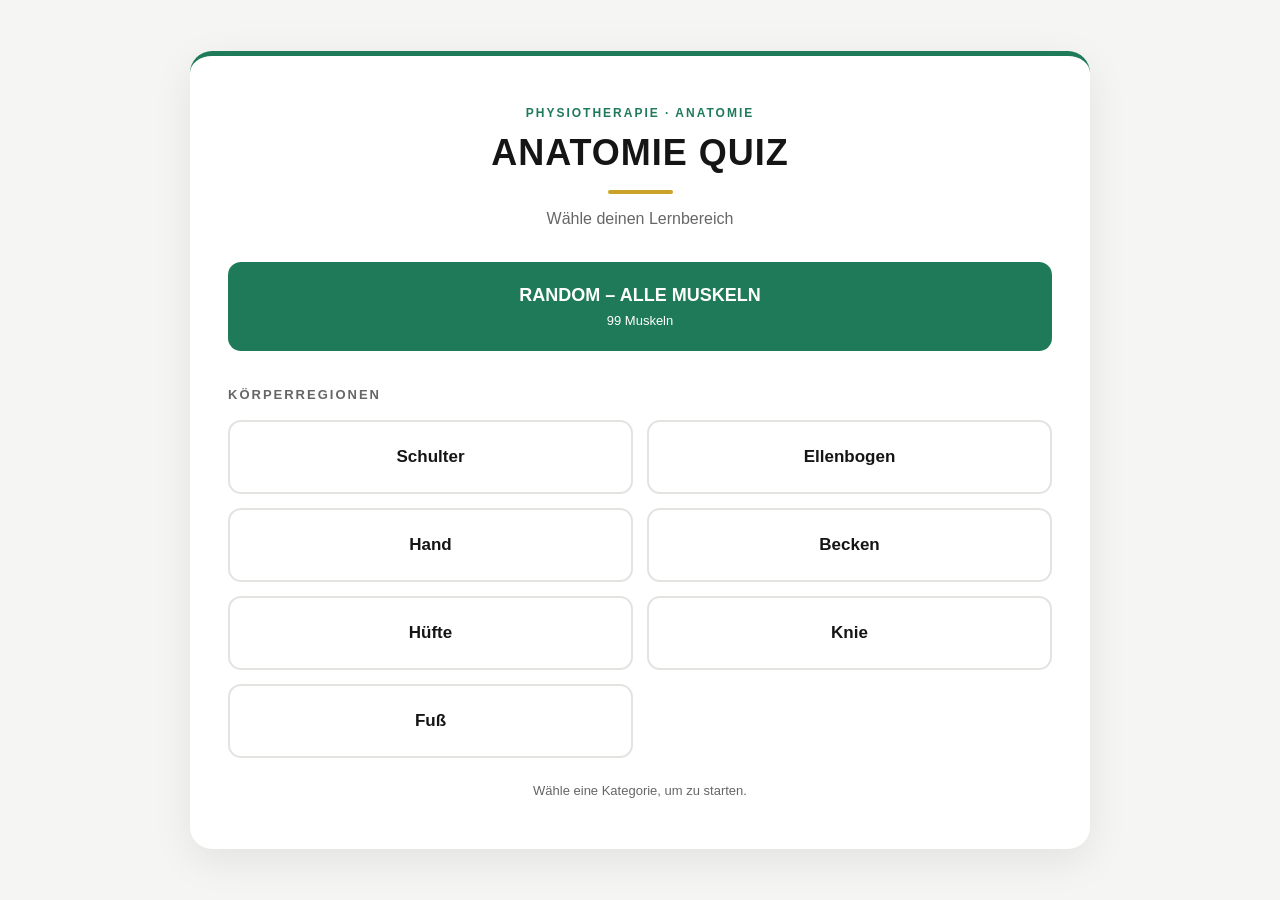
<file: index.html>
<!DOCTYPE html>
<html lang="de">
<head>
    <meta charset="UTF-8">
    <meta name="viewport" content="width=device-width, initial-scale=1.0">
    <title>Anatomie Muskel Quiz</title>
    <link rel="stylesheet" href="style.css">
</head>
<body>

<main class="app">

    <!-- HAUPTMENÜ -->
    <section id="hauptmenue" class="panel">

        <header class="app-header">
            <p class="eyebrow">PHYSIOTHERAPIE · ANATOMIE</p>
            <h1>ANATOMIE QUIZ</h1>
            <div class="gold-line"></div>
            <p>Wähle deinen Lernbereich</p>
        </header>

        <button class="random-button" data-kategorie="random">
            RANDOM – ALLE MUSKELN
            <span id="gesamtzahl">99 Muskeln</span>
        </button>

        <h3 class="section-title">KÖRPERREGIONEN</h3>

        <div class="category-grid">
            <button class="category-button" data-kategorie="schulter">
                Schulter
            </button>
            <button class="category-button" data-kategorie="ellenbogen">
                Ellenbogen
            </button>
            <button class="category-button" data-kategorie="hand">
                Hand
            </button>
            <button class="category-button" data-kategorie="becken">
                Becken
            </button>
            <button class="category-button" data-kategorie="huefte">
                Hüfte
            </button>
            <button class="category-button" data-kategorie="knie">
                Knie
            </button>
            <button class="category-button" data-kategorie="fuss">
                Fuß
            </button>
        </div>

        <p id="menue-status">Lade Muskeldaten...</p>
    </section>

    <!-- QUIZ -->
    <section id="quiz" class="panel hidden">

        <div class="quiz-top">
            <button id="zurueck" class="back-button">
                ← Menü
            </button>

            <span id="punkte">Punkte: 0</span>
        </div>

        <div class="quiz-heading">
            <p id="kategorie-titel">Random</p>
            <h2 id="muskel">Lade Muskel...</h2>
            <p>Welcher Ursprung und Ansatz ist korrekt?</p>
        </div>

        <div class="progress-info">
            <span id="fortschritt">Muskel 1 / 99</span>
            <span id="prozent">0%</span>
        </div>

        <div class="progress-track">
            <div id="progress-bar"></div>
        </div>

        <div id="antworten"></div>

        <div id="feedback" aria-live="polite"></div>
    </section>

    <!-- ABSCHLUSS -->
    <section id="ergebnis" class="panel hidden">
        <header class="app-header">
            <p class="eyebrow">QUIZ ABGESCHLOSSEN</p>
            <h1>DEIN ERGEBNIS</h1>
            <div class="gold-line"></div>
        </header>

        <div class="result-score" id="endpunkte">0 / 99</div>
        <p id="ergebnis-text"></p>

        <button id="neustart" class="random-button">
            ERNEUT STARTEN
        </button>

        <button id="zum-menue" class="secondary-button">
            Zurück zum Hauptmenü
        </button>
    </section>

</main>

<script src="script.js"></script>
</body>
</html>
</file>
<file: style.css>
:root {
    --black: #151515;
    --white: #ffffff;
    --background: #f5f6f3;
    --green: #1f7a5a;
    --green-dark: #155a43;
    --green-light: #e8f3ee;
    --gold: #c9a227;
    --red: #d64545;
    --gray: #666666;
    --border: #e2e4df;
}

* {
    box-sizing: border-box;
}

body {
    margin: 0;
    min-height: 100vh;
    padding: 24px 12px;
    font-family: Arial, Helvetica, sans-serif;
    background: var(--background);
    color: var(--black);
    display: flex;
    align-items: center;
    justify-content: center;
}

.app {
    width: 100%;
    max-width: 900px;
}

.panel {
    background: var(--white);
    padding: 38px;
    border-radius: 22px;
    border-top: 5px solid var(--green);
    box-shadow: 0 12px 40px rgba(0,0,0,0.08);
}

.hidden {
    display: none !important;
}

/* HEADER */

.app-header {
    text-align: center;
    margin-bottom: 34px;
}

.eyebrow {
    font-size: 12px;
    font-weight: 700;
    letter-spacing: 2px;
    color: var(--green);
}

h1 {
    font-size: 36px;
    margin: 12px 0;
    letter-spacing: 1px;
}

.gold-line {
    width: 65px;
    height: 4px;
    background: var(--gold);
    border-radius: 4px;
    margin: 16px auto;
}

.app-header > p:last-child {
    color: var(--gray);
}

/* RANDOM BUTTON */

.random-button {
    width: 100%;
    padding: 23px;
    border: none;
    border-radius: 13px;
    background: var(--green);
    color: white;
    font-size: 18px;
    font-weight: 800;
    cursor: pointer;
    transition: 0.2s;
}

.random-button span {
    display: block;
    font-size: 13px;
    font-weight: 400;
    margin-top: 7px;
}

.random-button:hover {
    background: var(--green-dark);
    transform: translateY(-2px);
}

/* KATEGORIEN */

.section-title {
    margin: 36px 0 18px;
    font-size: 13px;
    letter-spacing: 2px;
    color: var(--gray);
}

.category-grid {
    display: grid;
    grid-template-columns: repeat(2, 1fr);
    gap: 14px;
}

.category-button {
    padding: 25px 15px;
    background: white;
    border: 2px solid var(--border);
    border-radius: 13px;
    color: var(--black);
    font-size: 17px;
    font-weight: 700;
    cursor: pointer;
    transition: 0.2s;
}

.category-button:hover {
    border-color: var(--green);
    background: var(--green-light);
    transform: translateY(-2px);
}

.category-button:focus-visible,
.random-button:focus-visible,
.answer:focus-visible,
.back-button:focus-visible {
    outline: 3px solid var(--gold);
    outline-offset: 3px;
}

#menue-status {
    text-align: center;
    margin-top: 25px;
    color: var(--gray);
    font-size: 13px;
}

/* QUIZ */

.quiz-top {
    display: flex;
    justify-content: space-between;
    align-items: center;
    gap: 15px;
}

.back-button {
    padding: 10px 16px;
    background: white;
    border: 1px solid var(--border);
    border-radius: 9px;
    cursor: pointer;
    font-weight: 700;
}

#punkte {
    color: var(--gold);
    font-weight: 800;
}

.quiz-heading {
    text-align: center;
    padding: 30px 10px;
}

#kategorie-titel {
    color: var(--green);
    font-size: 13px;
    font-weight: 800;
    text-transform: uppercase;
    letter-spacing: 2px;
}

#muskel {
    font-size: 30px;
    margin: 15px 0;
}

.quiz-heading > p:last-child {
    color: var(--gray);
}

/* FORTSCHRITT */

.progress-info {
    display: flex;
    justify-content: space-between;
    margin-bottom: 10px;
    font-size: 14px;
    font-weight: 700;
}

.progress-track {
    height: 9px;
    background: #e8e8e8;
    border-radius: 20px;
    overflow: hidden;
    margin-bottom: 28px;
}

#progress-bar {
    height: 100%;
    width: 0%;
    background: var(--gold);
    transition: width 0.3s;
}

/* ANTWORTEN */

#antworten {
    display: flex;
    flex-direction: column;
    gap: 13px;
}

.answer {
    width: 100%;
    padding: 20px;
    border: 2px solid var(--border);
    border-radius: 12px;
    background: white;
    color: var(--black);
    font-size: 15px;
    line-height: 1.6;
    text-align: left;
    cursor: pointer;
    transition: 0.2s;
    white-space: normal;
}

.answer:hover:not(:disabled) {
    background: var(--green-light);
    border-color: var(--green);
}

.answer.correct {
    background: var(--green);
    border-color: var(--green);
    color: white;
}

.answer.wrong {
    background: var(--red);
    border-color: var(--red);
    color: white;
}

.answer:disabled {
    opacity: 1;
    cursor: default;
}

#feedback {
    min-height: 35px;
    text-align: center;
    margin-top: 22px;
    font-size: 21px;
    font-weight: 800;
}

/* ERGEBNIS */

.result-score {
    font-size: 54px;
    font-weight: 800;
    color: var(--green);
    text-align: center;
    margin: 30px 0 15px;
}

#ergebnis-text {
    text-align: center;
    color: var(--gray);
    margin-bottom: 35px;
}

.secondary-button {
    width: 100%;
    padding: 18px;
    margin-top: 14px;
    border: 2px solid var(--border);
    background: white;
    border-radius: 12px;
    font-weight: 700;
    cursor: pointer;
}

.secondary-button:hover {
    border-color: var(--gold);
}

/* SMARTPHONE */

@media (max-width: 600px) {
    body {
        align-items: flex-start;
        padding: 12px;
    }

    .panel {
        padding: 24px 18px;
    }

    h1 {
        font-size: 27px;
    }

    #muskel {
        font-size: 24px;
    }

    .category-grid {
        gap: 10px;
    }

    .category-button {
        padding: 20px 10px;
        font-size: 15px;
    }

    .answer {
        padding: 16px;
        font-size: 14px;
    }
}

@media (prefers-reduced-motion: reduce) {
    * {
        transition: none !important;
    }
}
</file>
